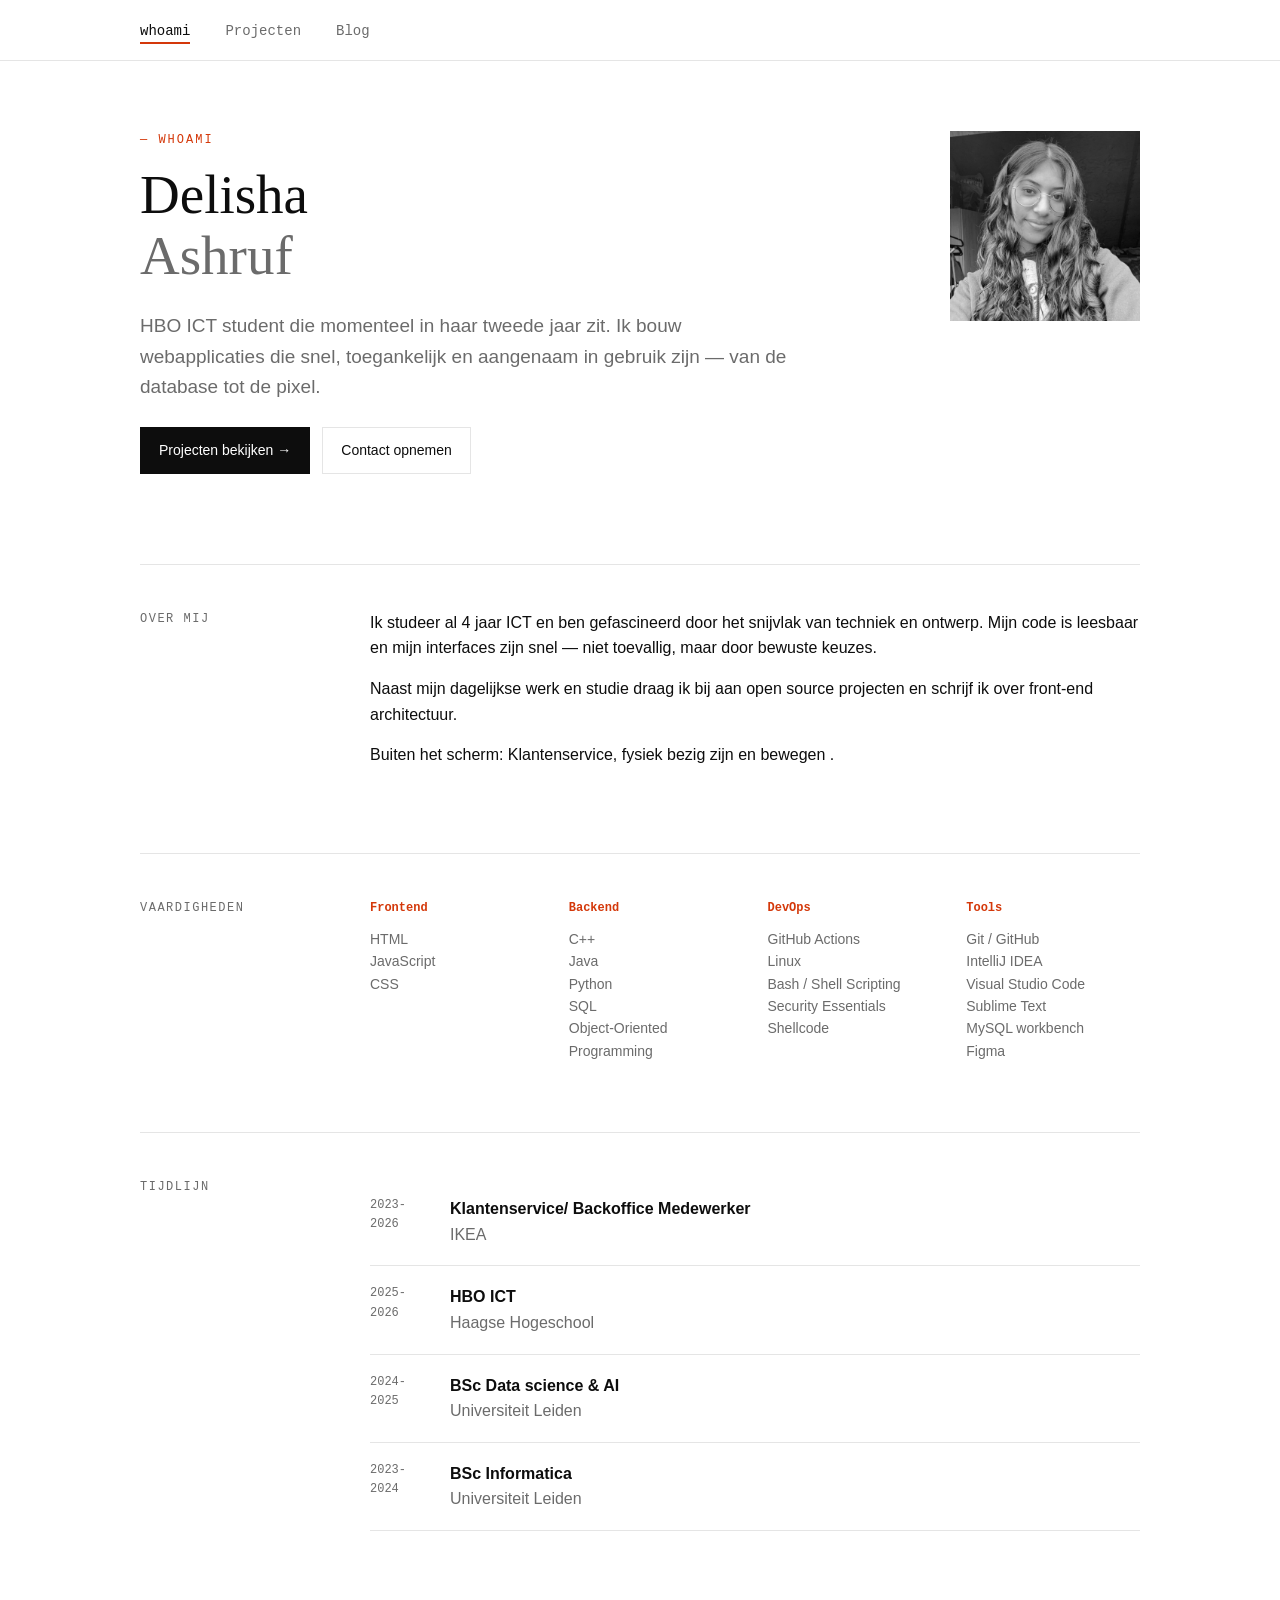
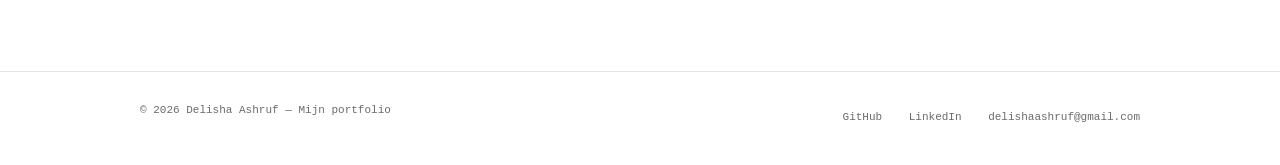
<file: index.html>
<!DOCTYPE html>
<html lang="nl">

<head>
    <meta charset="UTF-8">

    <!--
        Deze viewport-instelling zorgt ervoor dat de website
        zich aanpast aan de breedte van het scherm.
        
        Zonder deze regel kan een website op een telefoon
        veel te klein worden weergegeven.
    -->
    <meta name="viewport" content="width=device-width, initial-scale=1.0">

    <!-- De tekst die bijvoorbeeld in het browsertabblad verschijnt. -->
    <title>Whoami - Delisha Ashruf</title>

    <!--
        Hier wordt mijn externe CSS-bestand gekoppeld.
        
        Daardoor staat de opmaak niet rechtstreeks in de HTML,
        maar apart in style.css.
    -->
    <link rel="stylesheet" href="style.css">
</head>

<body>

<header>

    <!--
        .container zorgt ervoor dat de navigatie
        dezelfde maximale breedte gebruikt als de rest
        van mijn website.
    -->
    <div class="container">

        <nav>

            <!--
                De navigatie is een ongeordende lijst.
                CSS zorgt ervoor dat deze links naast elkaar
                worden weergegeven.
            -->
            <ul>

                <!--
                    class="active" markeert de huidige pagina.
                    In style.css krijgt deze link daardoor
                    een accentkleurige lijn onder zich.
                -->
                <li>
                    <a href="index.html" class="active">whoami</a>
                </li>

                <!-- Link naar de projectenpagina. -->
                <li>
                    <a href="projecten.html">Projecten</a>
                </li>

                <!-- Link naar de blogpagina. -->
                <li>
                    <a href="blog.html">Blog</a>
                </li>

            </ul>
        </nav>
    </div>
</header>


<!--
    main bevat de belangrijkste inhoud van deze pagina.
    
    De classes container en page zorgen samen voor
    de maximale breedte en de ruimte rondom de inhoud.
-->
<main class="container page">


    <!--
        HERO-SECTIE
        
        Dit is het eerste grote gedeelte dat de bezoeker ziet.
        Hier staat mijn naam, korte introductie en foto.
    -->
    <section class="hero">

        <div class="hero-text">

            <!-- Klein label boven de hoofdtekst. -->
            <div class="label">— whoami</div>

            <!--
                h1 is de belangrijkste titel van de pagina.
                <br> zorgt ervoor dat mijn voor- en achternaam
                op twee regels komen.
                
                De span wordt gebruikt om alleen "Ashruf"
                een grijze kleur te geven.
            -->
            <h1>
                Delisha<br>
                <span style="color:#6b6b6b;">Ashruf</span>
            </h1>

            <!--
                Korte introductie over mijzelf.
                De class intro zorgt voor de juiste
                tekstgrootte en maximale breedte.
            -->
            <p class="intro">
                HBO ICT student die momenteel in haar tweede jaar zit. Ik bouw webapplicaties
                die snel, toegankelijk en aangenaam in gebruik zijn — van de database
                tot de pixel.
            </p>


            <!--
                Deze div bevat de twee knoppen.
                CSS gebruikt flexbox om ze naast elkaar te zetten.
            -->
            <div class="buttons">

                <!--
                    Deze link brengt de bezoeker naar mijn projecten.
                    De class primary maakt dit de belangrijkste knop.
                -->
                <a class="button primary" href="projecten.html">
                    Projecten bekijken →
                </a>

                <!--
                    mailto: opent het standaard e-mailprogramma
                    van de gebruiker.
                -->
                <a class="button" href="mailto:delishaashruf@gmail.com">
                    Contact opnemen
                </a>

            </div>
        </div>


        <!--
            Afbeelding van mijzelf.
            
            alt is belangrijk voor toegankelijkheid.
            Een schermlezer kan deze tekst gebruiken wanneer
            iemand de afbeelding niet kan zien.
        -->
        <img
            class="photo"
            src="delisha.jpg"
            alt="Portretfoto van Delisha Ashruf"
        >

    </section>


    <!-- ==================== -->
    <!-- OVER MIJ -->
    <!-- ==================== -->

    <!--
        Deze sectie bevat persoonlijke informatie.
        
        .section geeft de algemene opmaak van een sectie.
        .section-grid verdeelt de titel en tekst over twee kolommen.
    -->
    <section class="section">

        <div class="section-grid">

            <!-- Titel van de sectie. -->
            <h2 class="section-title">Over mij</h2>

            <!-- Tekstgedeelte van de sectie. -->
            <div>

                <p>
                    Ik studeer al 4 jaar ICT en ben gefascineerd door het
                    snijvlak van techniek en ontwerp. Mijn code is leesbaar en mijn
                    interfaces zijn snel — niet toevallig, maar door bewuste keuzes.
                </p>

                <p>
                    Naast mijn dagelijkse werk en studie draag ik bij aan open source projecten en
                    schrijf ik over front-end architectuur.
                </p>

                <p>
                    Buiten het scherm: Klantenservice, fysiek bezig zijn en bewegen .
                </p>

            </div>
        </div>
    </section>


    <!-- ==================== -->
    <!-- VAARDIGHEDEN -->
    <!-- ==================== -->

    <!--
        Hier laat ik mijn vaardigheden zien.
        
        De verschillende onderdelen zijn verdeeld in
        Frontend, Backend, DevOps en Tools.
    -->
    <section class="section">

        <div class="section-grid">

            <h2 class="section-title">Vaardigheden</h2>

            <!--
                .skills is een CSS Grid.
                Op een groot scherm worden de vier categorieën
                naast elkaar geplaatst.
            -->
            <div class="skills">


                <!-- Frontend -->
                <div>

                    <h3>Frontend</h3>

                    <!--
                        ul wordt gebruikt omdat dit een lijst
                        met vaardigheden is.
                    -->
                    <ul>
                        <li>HTML</li>
                        <li>JavaScript</li>
                        <li>CSS</li>
                    </ul>

                </div>


                <!-- Backend -->
                <div>

                    <h3>Backend</h3>

                    <ul>
                        <li>C++</li>
                        <li>Java</li>
                        <li>Python</li>
                        <li>SQL</li>
                        <li>Object-Oriented Programming</li>
                    </ul>

                </div>


                <!-- DevOps -->
                <div>

                    <h3>DevOps</h3>

                    <ul>
                        <li>GitHub Actions</li>
                        <li>Linux</li>
                        <li>Bash / Shell Scripting</li>
                        <li>Security Essentials</li>
                        <li>Shellcode</li>
                    </ul>

                </div>


                <!-- Tools -->
                <div>

                    <h3>Tools</h3>

                    <ul>
                        <li>Git / GitHub</li>
                        <li>IntelliJ IDEA</li>
                        <li>Visual Studio Code</li>
                        <li>Sublime Text</li>
                        <li>MySQL workbench</li>
                        <li>Figma</li>
                    </ul>

                </div>

            </div>
        </div>
    </section>


    <!-- ==================== -->
    <!-- TIJDLIJN -->
    <!-- ==================== -->

    <!--
        De tijdlijn geeft mijn opleiding en werkervaring
        chronologisch weer.
    -->
    <section class="section">

        <div class="section-grid">

            <h2 class="section-title">Tijdlijn</h2>

            <!--
                ol betekent ordered list.
                Ik gebruik dit omdat de items een bepaalde
                chronologische volgorde hebben.
            -->
            <ol class="timeline">

                <!--
                    Het jaartal staat in een aparte span.
                    CSS gebruikt vervolgens Grid om het jaartal
                    en de beschrijving naast elkaar te zetten.
                -->
                <li>
                    <span class="year">2023-2026</span>
                    <div>
                        <strong>Klantenservice/ Backoffice Medewerker</strong>
                        <br>
                        <span style="color:#6b6b6b;">IKEA</span>
                    </div>
                </li>

                <li>
                    <span class="year">2025-2026</span>
                    <div>
                        <strong>HBO ICT</strong>
                        <br>
                        <span style="color:#6b6b6b;">Haagse Hogeschool</span>
                    </div>
                </li>

                <li>
                    <span class="year">2024-2025</span>
                    <div>
                        <strong>BSc Data science & AI</strong>
                        <br>
                        <span style="color:#6b6b6b;">Universiteit Leiden</span>
                    </div>
                </li>

                <li>
                    <span class="year">2023-2024</span>
                    <div>
                        <strong>BSc Informatica</strong>
                        <br>
                        <span style="color:#6b6b6b;">Universiteit Leiden</span>
                    </div>
                </li>

            </ol>
        </div>
    </section>

</main>


<!-- ==================== -->
<!-- FOOTER -->
<!-- ==================== -->

<footer>

    <!--
        De footer bevat informatie onderaan de website.
        .container houdt de breedte gelijk aan de rest van de pagina.
    -->
    <div class="container footer-content">

        <!-- Copyrighttekst. -->
        <p>
            © 2026 Delisha Ashruf — Mijn portfolio
        </p>


        <div class="links">

            <!--
                target="_blank" opent de link in een nieuw tabblad.
            -->
            <a
                href="https://github.com/delisha11"
                target="_blank"
            >
                GitHub
            </a>

            <a
                href="https://linkedin.com"
                target="_blank"
            >
                LinkedIn
            </a>

            <!--
                mailto: opent het standaard e-mailprogramma.
            -->
            <a href="mailto:delishaashruf@gmail.com">
                delishaashruf@gmail.com
            </a>

        </div>
    </div>
</footer>


</body>
</html>
</file>
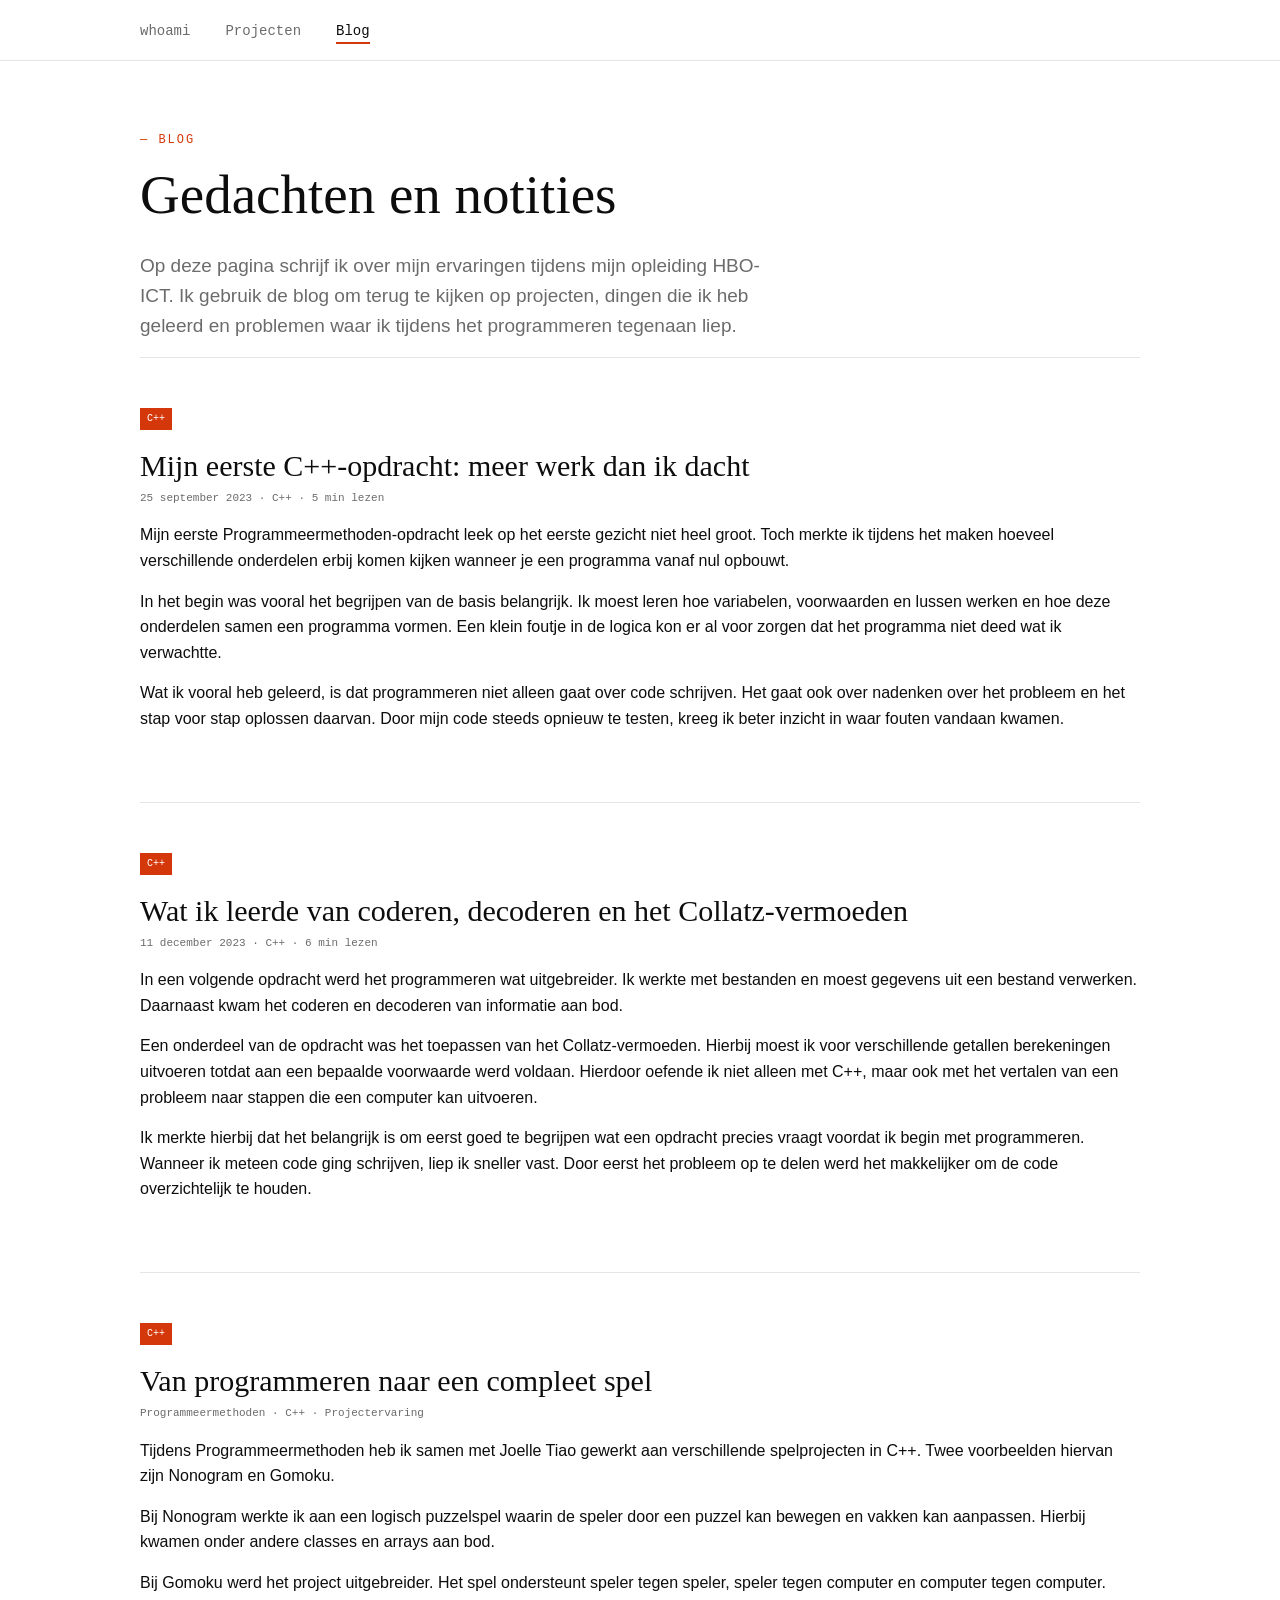
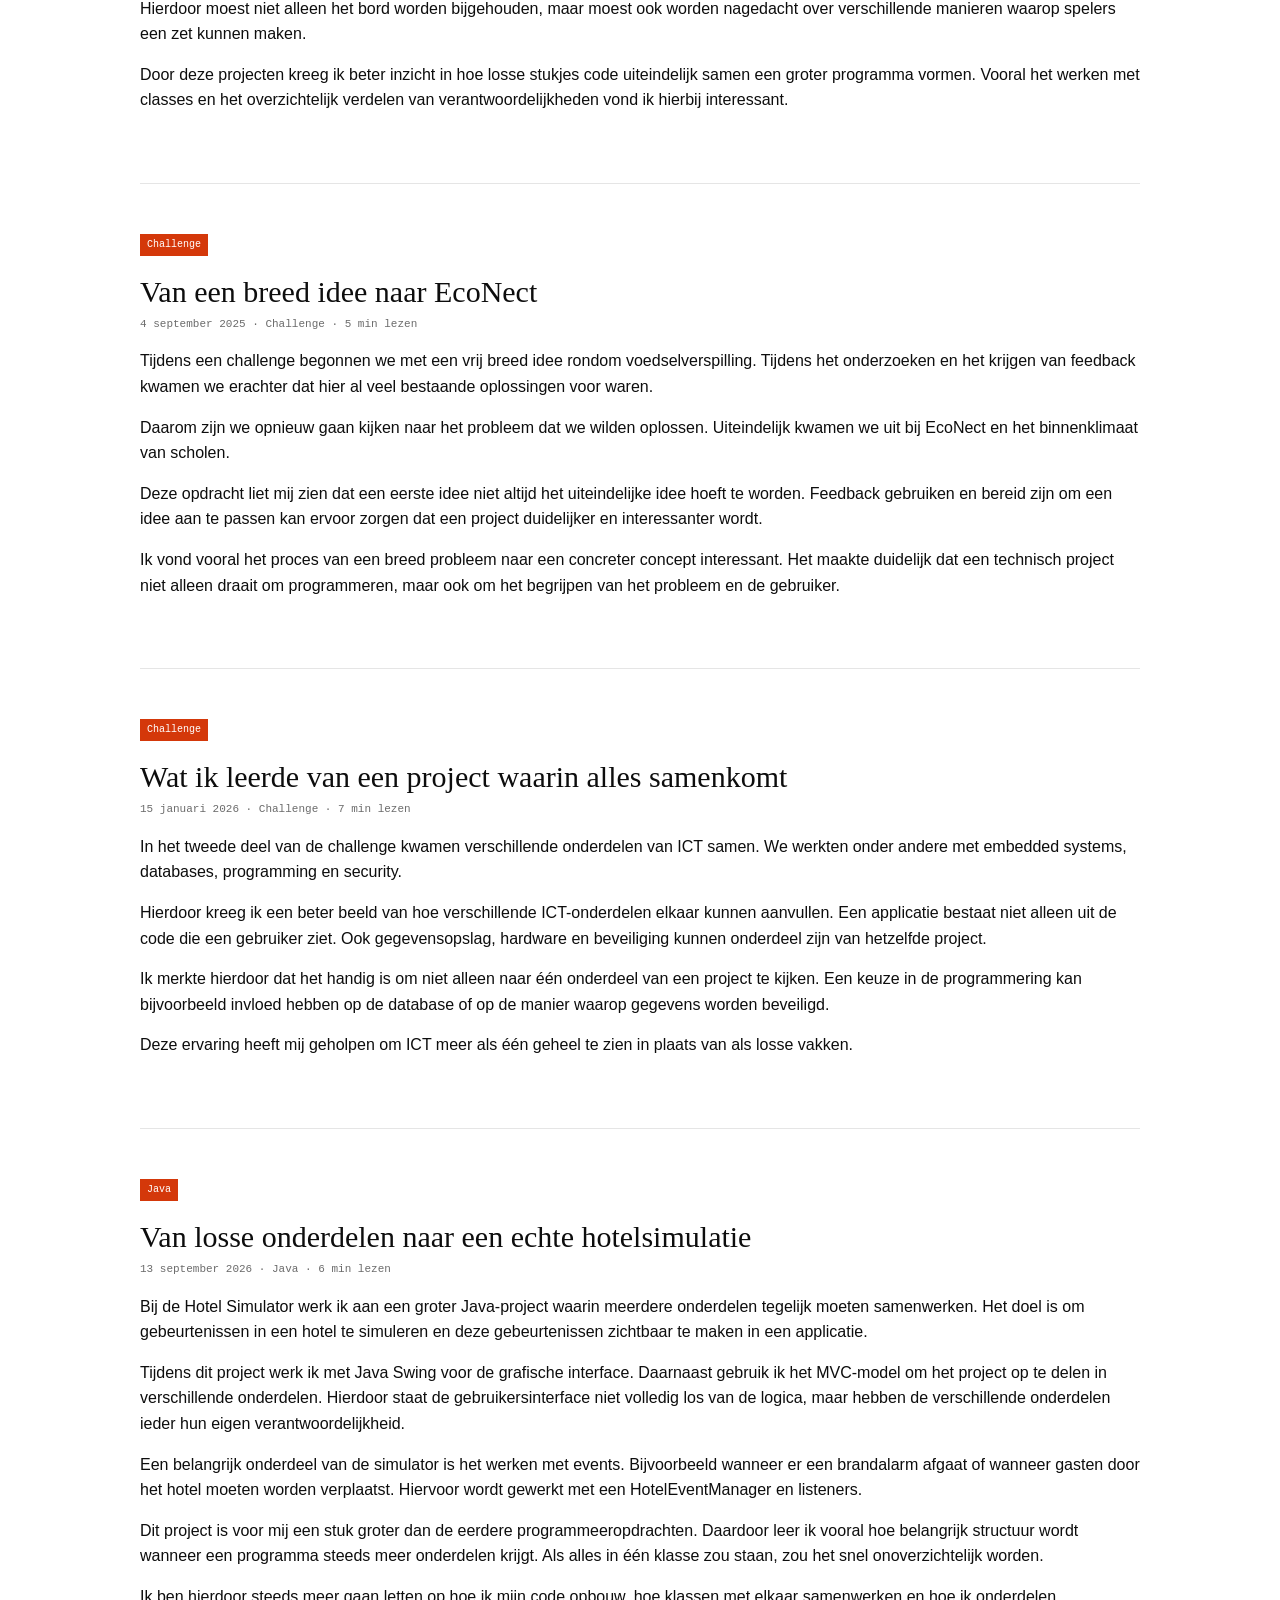
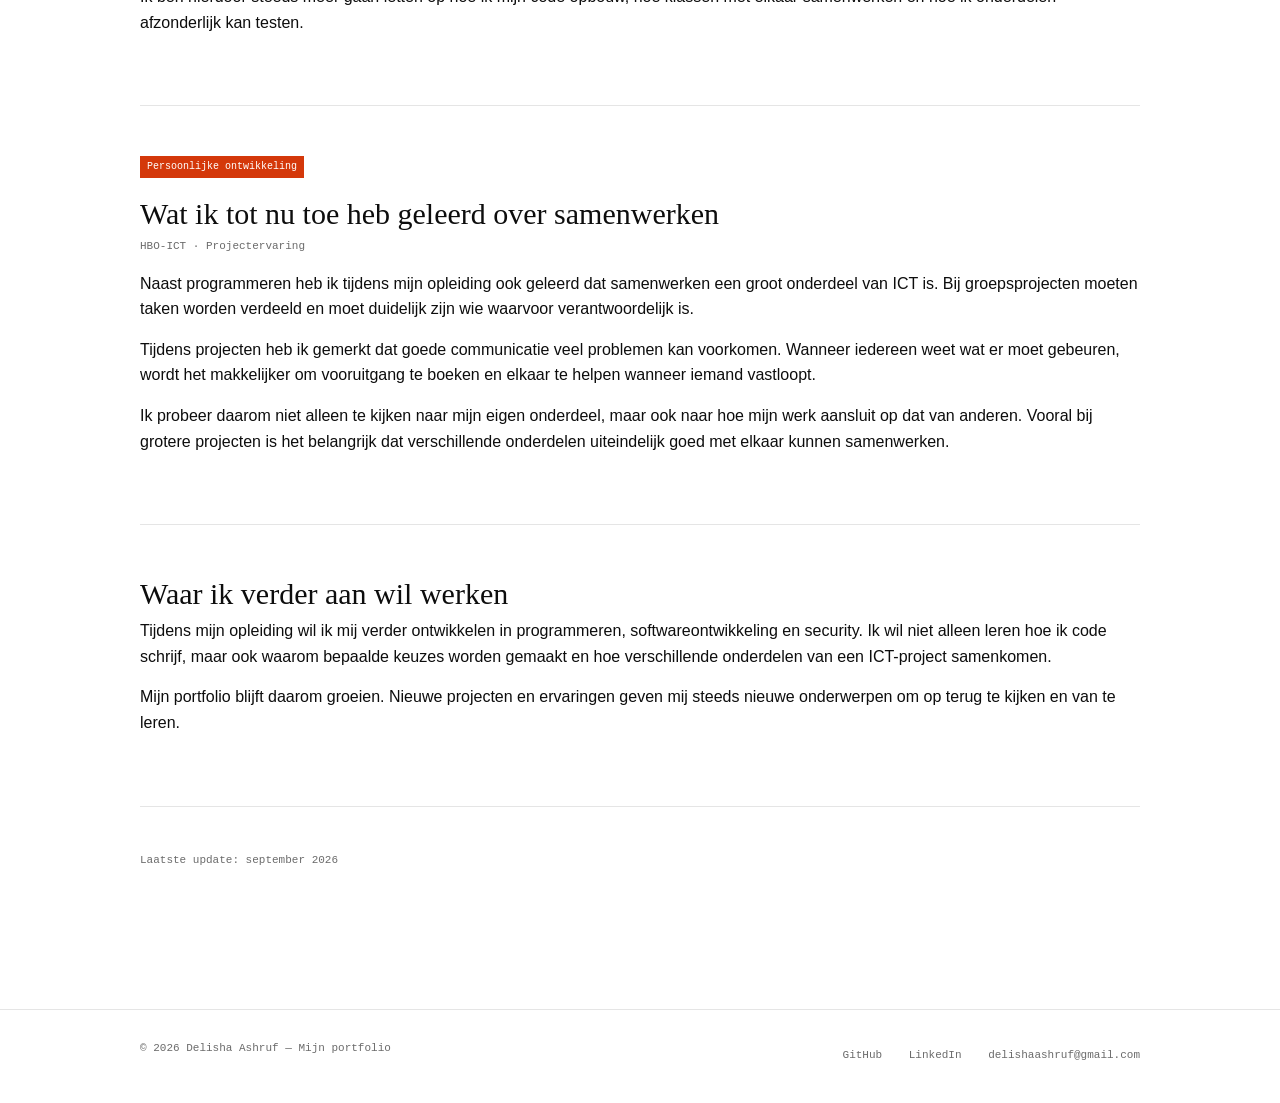
<file: blog.html>
<!DOCTYPE html>
<html lang="nl">
<head>
    <meta charset="UTF-8">
    <meta name="viewport" content="width=device-width, initial-scale=1.0">
    <title>Blog - Delisha Ashruf</title>
    <link rel="stylesheet" href="style.css">
</head>

<body>

<header>
    <div class="container">
        <nav>
            <ul>
                <li><a href="index.html">whoami</a></li>
                <li><a href="projecten.html">Projecten</a></li>
                <li><a href="blog.html" class="active">Blog</a></li>
            </ul>
        </nav>
    </div>
</header>

<main class="container page">

    <div class="label">— Blog</div>

    <h1>Gedachten en notities</h1>

    <p class="intro">
        Op deze pagina schrijf ik over mijn ervaringen tijdens mijn opleiding
        HBO-ICT. Ik gebruik de blog om terug te kijken op projecten, dingen
        die ik heb geleerd en problemen waar ik tijdens het programmeren
        tegenaan liep.
    </p>


    <!-- C++ -->
    <section class="section">

        <span class="category">C++</span>

        <h2>Mijn eerste C++-opdracht: meer werk dan ik dacht</h2>

        <p class="date">
            25 september 2023 · C++ · 5 min lezen
        </p>

        <p>
            Mijn eerste Programmeermethoden-opdracht leek op het eerste gezicht
            niet heel groot. Toch merkte ik tijdens het maken hoeveel verschillende
            onderdelen erbij komen kijken wanneer je een programma vanaf nul opbouwt.
        </p>

        <p>
            In het begin was vooral het begrijpen van de basis belangrijk.
            Ik moest leren hoe variabelen, voorwaarden en lussen werken en hoe
            deze onderdelen samen een programma vormen. Een klein foutje in de
            logica kon er al voor zorgen dat het programma niet deed wat ik verwachtte.
        </p>

        <p>
            Wat ik vooral heb geleerd, is dat programmeren niet alleen gaat over
            code schrijven. Het gaat ook over nadenken over het probleem en het
            stap voor stap oplossen daarvan. Door mijn code steeds opnieuw te
            testen, kreeg ik beter inzicht in waar fouten vandaan kwamen.
        </p>

    </section>


    <!-- Coderen en Collatz -->
    <section class="section">

        <span class="category">C++</span>

        <h2>Wat ik leerde van coderen, decoderen en het Collatz-vermoeden</h2>

        <p class="date">
            11 december 2023 · C++ · 6 min lezen
        </p>

        <p>
            In een volgende opdracht werd het programmeren wat uitgebreider.
            Ik werkte met bestanden en moest gegevens uit een bestand verwerken.
            Daarnaast kwam het coderen en decoderen van informatie aan bod.
        </p>

        <p>
            Een onderdeel van de opdracht was het toepassen van het
            Collatz-vermoeden. Hierbij moest ik voor verschillende getallen
            berekeningen uitvoeren totdat aan een bepaalde voorwaarde werd voldaan.
            Hierdoor oefende ik niet alleen met C++, maar ook met het vertalen
            van een probleem naar stappen die een computer kan uitvoeren.
        </p>

        <p>
            Ik merkte hierbij dat het belangrijk is om eerst goed te begrijpen
            wat een opdracht precies vraagt voordat ik begin met programmeren.
            Wanneer ik meteen code ging schrijven, liep ik sneller vast.
            Door eerst het probleem op te delen werd het makkelijker om de code
            overzichtelijk te houden.
        </p>

    </section>


    <!-- Nonogram en Gomoku -->
    <section class="section">

        <span class="category">C++</span>

        <h2>Van programmeren naar een compleet spel</h2>

        <p class="date">
            Programmeermethoden · C++ · Projectervaring
        </p>

        <p>
            Tijdens Programmeermethoden heb ik samen met Joelle Tiao gewerkt
            aan verschillende spelprojecten in C++. Twee voorbeelden hiervan
            zijn Nonogram en Gomoku.
        </p>

        <p>
            Bij Nonogram werkte ik aan een logisch puzzelspel waarin de speler
            door een puzzel kan bewegen en vakken kan aanpassen. Hierbij kwamen
            onder andere classes en arrays aan bod.
        </p>

        <p>
            Bij Gomoku werd het project uitgebreider. Het spel ondersteunt
            speler tegen speler, speler tegen computer en computer tegen computer.
            Hierdoor moest niet alleen het bord worden bijgehouden, maar moest
            ook worden nagedacht over verschillende manieren waarop spelers
            een zet kunnen maken.
        </p>

        <p>
            Door deze projecten kreeg ik beter inzicht in hoe losse stukjes code
            uiteindelijk samen een groter programma vormen. Vooral het werken
            met classes en het overzichtelijk verdelen van verantwoordelijkheden
            vond ik hierbij interessant.
        </p>

    </section>


    <!-- EcoNect -->
    <section class="section">

        <span class="category">Challenge</span>

        <h2>Van een breed idee naar EcoNect</h2>

        <p class="date">
            4 september 2025 · Challenge · 5 min lezen
        </p>

        <p>
            Tijdens een challenge begonnen we met een vrij breed idee rondom
            voedselverspilling. Tijdens het onderzoeken en het krijgen van feedback
            kwamen we erachter dat hier al veel bestaande oplossingen voor waren.
        </p>

        <p>
            Daarom zijn we opnieuw gaan kijken naar het probleem dat we wilden
            oplossen. Uiteindelijk kwamen we uit bij EcoNect en het binnenklimaat
            van scholen.
        </p>

        <p>
            Deze opdracht liet mij zien dat een eerste idee niet altijd het
            uiteindelijke idee hoeft te worden. Feedback gebruiken en bereid zijn
            om een idee aan te passen kan ervoor zorgen dat een project duidelijker
            en interessanter wordt.
        </p>

        <p>
            Ik vond vooral het proces van een breed probleem naar een concreter
            concept interessant. Het maakte duidelijk dat een technisch project
            niet alleen draait om programmeren, maar ook om het begrijpen van het
            probleem en de gebruiker.
        </p>

    </section>


    <!-- EcoNect techniek -->
    <section class="section">

        <span class="category">Challenge</span>

        <h2>Wat ik leerde van een project waarin alles samenkomt</h2>

        <p class="date">
            15 januari 2026 · Challenge · 7 min lezen
        </p>

        <p>
            In het tweede deel van de challenge kwamen verschillende onderdelen
            van ICT samen. We werkten onder andere met embedded systems, databases,
            programming en security.
        </p>

        <p>
            Hierdoor kreeg ik een beter beeld van hoe verschillende ICT-onderdelen
            elkaar kunnen aanvullen. Een applicatie bestaat niet alleen uit de
            code die een gebruiker ziet. Ook gegevensopslag, hardware en beveiliging
            kunnen onderdeel zijn van hetzelfde project.
        </p>

        <p>
            Ik merkte hierdoor dat het handig is om niet alleen naar één onderdeel
            van een project te kijken. Een keuze in de programmering kan bijvoorbeeld
            invloed hebben op de database of op de manier waarop gegevens worden
            beveiligd.
        </p>

        <p>
            Deze ervaring heeft mij geholpen om ICT meer als één geheel te zien
            in plaats van als losse vakken.
        </p>

    </section>


    <!-- Java / Hotel Simulator -->
    <section class="section">

        <span class="category">Java</span>

        <h2>Van losse onderdelen naar een echte hotelsimulatie</h2>

        <p class="date">
            13 september 2026 · Java · 6 min lezen
        </p>

        <p>
            Bij de Hotel Simulator werk ik aan een groter Java-project waarin
            meerdere onderdelen tegelijk moeten samenwerken. Het doel is om
            gebeurtenissen in een hotel te simuleren en deze gebeurtenissen
            zichtbaar te maken in een applicatie.
        </p>

        <p>
            Tijdens dit project werk ik met Java Swing voor de grafische interface.
            Daarnaast gebruik ik het MVC-model om het project op te delen in
            verschillende onderdelen. Hierdoor staat de gebruikersinterface niet
            volledig los van de logica, maar hebben de verschillende onderdelen
            ieder hun eigen verantwoordelijkheid.
        </p>

        <p>
            Een belangrijk onderdeel van de simulator is het werken met events.
            Bijvoorbeeld wanneer er een brandalarm afgaat of wanneer gasten
            door het hotel moeten worden verplaatst. Hiervoor wordt gewerkt met
            een HotelEventManager en listeners.
        </p>

        <p>
            Dit project is voor mij een stuk groter dan de eerdere programmeeropdrachten.
            Daardoor leer ik vooral hoe belangrijk structuur wordt wanneer een
            programma steeds meer onderdelen krijgt. Als alles in één klasse zou
            staan, zou het snel onoverzichtelijk worden.
        </p>

        <p>
            Ik ben hierdoor steeds meer gaan letten op hoe ik mijn code opbouw,
            hoe klassen met elkaar samenwerken en hoe ik onderdelen afzonderlijk
            kan testen.
        </p>

    </section>


    <!-- Samenwerken -->
    <section class="section">

        <span class="category">Persoonlijke ontwikkeling</span>

        <h2>Wat ik tot nu toe heb geleerd over samenwerken</h2>

        <p class="date">
            HBO-ICT · Projectervaring
        </p>

        <p>
            Naast programmeren heb ik tijdens mijn opleiding ook geleerd dat
            samenwerken een groot onderdeel van ICT is. Bij groepsprojecten
            moeten taken worden verdeeld en moet duidelijk zijn wie waarvoor
            verantwoordelijk is.
        </p>

        <p>
            Tijdens projecten heb ik gemerkt dat goede communicatie veel problemen
            kan voorkomen. Wanneer iedereen weet wat er moet gebeuren, wordt het
            makkelijker om vooruitgang te boeken en elkaar te helpen wanneer
            iemand vastloopt.
        </p>

        <p>
            Ik probeer daarom niet alleen te kijken naar mijn eigen onderdeel,
            maar ook naar hoe mijn werk aansluit op dat van anderen. Vooral bij
            grotere projecten is het belangrijk dat verschillende onderdelen
            uiteindelijk goed met elkaar kunnen samenwerken.
        </p>

    </section>


    <!-- Afsluiting -->
    <section class="section">

        <h2>Waar ik verder aan wil werken</h2>

        <p>
            Tijdens mijn opleiding wil ik mij verder ontwikkelen in programmeren,
            softwareontwikkeling en security. Ik wil niet alleen leren hoe ik
            code schrijf, maar ook waarom bepaalde keuzes worden gemaakt en hoe
            verschillende onderdelen van een ICT-project samenkomen.
        </p>

        <p>
            Mijn portfolio blijft daarom groeien. Nieuwe projecten en ervaringen
            geven mij steeds nieuwe onderwerpen om op terug te kijken en van te leren.
        </p>

    </section>


    <div class="section">
        <p class="date">
            Laatste update: september 2026
        </p>
    </div>

</main>


<footer>

    <div class="container footer-content">

        <p>
            © 2026 Delisha Ashruf — Mijn portfolio
        </p>

        <div class="links">

            <a href="https://github.com/delisha11" target="_blank">
                GitHub
            </a>

            <a href="https://linkedin.com" target="_blank">
                LinkedIn
            </a>

            <a href="mailto:delishaashruf@gmail.com">
                delishaashruf@gmail.com
            </a>

        </div>

    </div>

</footer>

</body>
</html>
</file>
<file: style.css>
/* ==================== */
/* BASIS */
/* ==================== */

/* 
   De * selector geldt voor alle HTML-elementen.
   box-sizing: border-box zorgt ervoor dat padding en border
   worden meegerekend in de totale breedte en hoogte.
   margin en padding worden eerst op 0 gezet zodat de browser
   niet automatisch eigen marges toevoegt.
*/
* {
    box-sizing: border-box;
    margin: 0;
    padding: 0;
}

/*
   :root bevat CSS-variabelen die ik overal in mijn stylesheet
   opnieuw kan gebruiken.
   
   Hierdoor hoef ik bijvoorbeeld niet steeds #d4380a te typen.
   Als ik de accentkleur later wil veranderen, hoef ik dat
   maar op één plek te doen.
*/
:root {
    --background: #ffffff;
    --text: #0d0d0d;
    --gray: #6b6b6b;
    --border: #e5e5e5;
    --accent: #d4380a;
    --light: #f7f7f7;
}

/*
   De body is de algemene basis van de hele pagina.
   Hier bepaal ik bijvoorbeeld het standaard lettertype,
   de achtergrondkleur, tekstkleur en regelafstand.
*/
body {
    font-family: Arial, sans-serif;
    background: var(--background);
    color: var(--text);
    line-height: 1.6;
}

/*
   .container gebruik ik om de inhoud niet over de volledige
   breedte van een groot scherm te laten lopen.
   
   width: 90% betekent dat er aan beide kanten ruimte blijft.
   max-width zorgt ervoor dat de inhoud maximaal 1000px breed wordt.
   margin: 0 auto centreert de container horizontaal.
*/
.container {
    width: 90%;
    max-width: 1000px;
    margin: 0 auto;
}


/* ==================== */
/* NAVIGATIE */
/* ==================== */

/*
   De header bevat de navigatie.
   
   border-bottom geeft een dunne lijn onder de navigatie.
   position: sticky zorgt ervoor dat de navigatie bovenaan blijft
   staan wanneer ik naar beneden scroll.
   top: 0 betekent dat hij tegen de bovenkant blijft.
   z-index zorgt ervoor dat de header boven andere elementen blijft.
*/
header {
    border-bottom: 1px solid var(--border);
    background: white;
    position: sticky;
    top: 0;
    z-index: 10;
}

/*
   display: flex maakt van de navigatie een flex-container.
   align-items: center centreert de inhoud verticaal.
*/
nav {
    min-height: 60px;
    display: flex;
    align-items: center;
}

/*
   De standaard bolletjes van de lijst worden verwijderd.
   display: flex zet de navigatie-items naast elkaar.
   gap bepaalt de ruimte tussen de links.
*/
nav ul {
    list-style: none;
    display: flex;
    gap: 35px;
}

/*
   Hier geef ik de navigatielinks hun uiterlijk.
   text-decoration: none haalt de standaard onderstreping
   van links weg.
*/
nav a {
    text-decoration: none;
    color: var(--gray);
    font-family: "Courier New", monospace;
    font-size: 14px;
}

/*
   :visited bepaalt hoe een link eruitziet nadat deze al
   eerder is bezocht.
   Ik houd dezelfde kleur zodat de navigatie niet ineens
   van kleur verandert.
*/
nav a:visited {
    color: var(--gray);
}

/*
   :hover wordt toegepast wanneer ik met mijn muis over een link ga.
   .active wordt gebruikt voor de huidige pagina.
   
   Beide krijgen de normale donkere tekstkleur.
*/
nav a:hover,
nav a.active {
    color: var(--text);
}

/*
   De actieve pagina krijgt daarnaast een accentkleurige lijn
   onder de link.
*/
nav a.active {
    border-bottom: 2px solid var(--accent);
    padding-bottom: 3px;
}


/* ==================== */
/* ALGEMENE TEKST */
/* ==================== */

/*
   main is het belangrijkste inhoudsgebied van de pagina.
   min-height zorgt ervoor dat de hoofdinhoud minimaal bijna
   de volledige hoogte van het scherm inneemt.
*/
main {
    min-height: calc(100vh - 140px);
}

/*
   .page geeft boven en onder de pagina extra ruimte.
*/
.page {
    padding: 70px 0;
}

/*
   .label wordt gebruikt voor kleine categorie-labels,
   bijvoorbeeld "whoami" bovenaan de homepage.
   
   text-transform maakt de tekst hoofdletters.
   letter-spacing geeft extra ruimte tussen de letters.
*/
.label {
    color: var(--accent);
    font-family: "Courier New", monospace;
    font-size: 12px;
    text-transform: uppercase;
    letter-spacing: 2px;
    margin-bottom: 15px;
}

/*
   h1 en h2 krijgen een ander lettertype dan de normale tekst.
   font-weight: normal voorkomt dat de browser ze standaard vet maakt.
*/
h1,
h2 {
    font-family: Georgia, serif;
    font-weight: normal;
}

/*
   h1 is de grootste titel op de pagina.
   line-height bepaalt de verticale ruimte tussen regels.
*/
h1 {
    font-size: 55px;
    line-height: 1.1;
    margin-bottom: 25px;
}

/* De tweede niveau koppen zijn iets kleiner. */
h2 {
    font-size: 30px;
}

/*
   Alle paragrafen krijgen onderaan wat ruimte.
*/
p {
    margin-bottom: 15px;
}

/*
   .intro wordt gebruikt voor introductieteksten.
   max-width voorkomt dat een lange tekstregel te breed wordt.
*/
.intro {
    color: var(--gray);
    font-size: 19px;
    max-width: 650px;
}


/* ==================== */
/* KNOPPEN */
/* ==================== */

/*
   .buttons is een flex-container.
   Hierdoor komen de knoppen naast elkaar te staan.
   flex-wrap zorgt ervoor dat ze op een kleiner scherm
   eventueel naar de volgende regel kunnen gaan.
*/
.buttons {
    display: flex;
    gap: 12px;
    margin-top: 25px;
    flex-wrap: wrap;
}

/*
   De algemene opmaak van een knop/link.
   Een <a> wordt hier visueel als knop weergegeven.
*/
.button {
    display: inline-block;
    padding: 11px 18px;
    border: 1px solid var(--border);
    color: var(--text);
    text-decoration: none;
    font-size: 14px;
}

/*
   Ook bezochte knoppen houden dezelfde tekstkleur.
*/
.button:visited {
    color: var(--text);
}

/*
   .primary is de belangrijkste knop.
   Deze krijgt een donkere achtergrond en witte tekst.
*/
.button.primary {
    background: var(--text);
    color: white;
    border-color: var(--text);
}

.button.primary:visited {
    color: white;
}

/*
   Bij hover wordt de rand donkerder.
*/
.button:hover {
    border-color: var(--text);
}

/*
   De belangrijkste knop verandert bij hover naar de accentkleur.
*/
.button.primary:hover {
    background: var(--accent);
    border-color: var(--accent);
}


/* ==================== */
/* WHOAMI / HERO */
/* ==================== */

/*
   .hero is het bovenste gedeelte van de homepage.
   
   display: flex zet de tekst en foto naast elkaar.
   justify-content: space-between duwt ze naar de zijkanten.
   gap geeft ruimte tussen de tekst en foto.
*/
.hero {
    display: flex;
    justify-content: space-between;
    gap: 50px;
    align-items: flex-start;
    margin-bottom: 90px;
}

/*
   flex: 1 zorgt ervoor dat de tekst beschikbare ruimte kan innemen.
*/
.hero-text {
    flex: 1;
}

/*
   De profielfoto krijgt een vaste grootte.
   object-fit: cover zorgt ervoor dat de afbeelding
   het hele vlak vult zonder vervormd te worden.
   grayscale maakt de foto zwart-wit.
*/
.photo {
    width: 190px;
    height: 190px;
    object-fit: cover;
    filter: grayscale(100%);
}


/* ==================== */
/* SECTIES */
/* ==================== */

/*
   Elke .section krijgt bovenaan een scheidingslijn.
   padding-top zorgt ervoor dat de inhoud niet direct tegen
   de lijn staat.
   margin-bottom geeft ruimte tot de volgende sectie.
*/
.section {
    border-top: 1px solid var(--border);
    padding-top: 45px;
    margin-bottom: 70px;
}

/*
   section-grid gebruikt CSS Grid.
   
   De eerste kolom is 180px breed voor de titel.
   De tweede kolom neemt de resterende ruimte in met 1fr.
*/
.section-grid {
    display: grid;
    grid-template-columns: 180px 1fr;
    gap: 50px;
}

/*
   Dit zijn de kleine sectietitels zoals "Over mij"
   en "Vaardigheden".
*/
.section-title {
    font-family: "Courier New", monospace;
    text-transform: uppercase;
    letter-spacing: 1.5px;
    font-size: 12px;
    color: var(--gray);
}


/* ==================== */
/* VAARDIGHEDEN */
/* ==================== */

/*
   De vaardigheden worden in vier gelijke kolommen geplaatst.
   repeat(4, 1fr) betekent: vier kolommen die dezelfde
   beschikbare ruimte krijgen.
*/
.skills {
    display: grid;
    grid-template-columns: repeat(4, 1fr);
    gap: 25px;
}

/*
   De categorieën binnen vaardigheden krijgen een kleine
   accentkleurige titel.
*/
.skills h3 {
    font-family: "Courier New", monospace;
    color: var(--accent);
    font-size: 12px;
    margin-bottom: 10px;
}

/*
   De lijst met vaardigheden krijgt geen standaard bolletjes.
*/
.skills ul {
    list-style: none;
    color: var(--gray);
    font-size: 14px;
}


/* ==================== */
/* TIJDLIJN */
/* ==================== */

/*
   Ook bij de tijdlijn verwijderen we de standaard
   nummering/opmaak van de lijst.
*/
.timeline {
    list-style: none;
}

/*
   Iedere tijdlijnregel gebruikt CSS Grid.
   
   De eerste kolom van 60px is voor het jaartal.
   De tweede kolom bevat de opleiding of werkervaring.
*/
.timeline li {
    display: grid;
    grid-template-columns: 60px 1fr;
    gap: 20px;
    border-bottom: 1px solid var(--border);
    padding: 18px 0;
}

/*
   De jaartallen krijgen een kleiner lettertype en grijze kleur.
*/
.year {
    font-family: "Courier New", monospace;
    color: var(--gray);
    font-size: 12px;
}


/* ==================== */
/* PROJECTEN */
/* ==================== */

/*
   De projecten worden in twee kolommen weergegeven.
   
   De achtergrondkleur van de grid wordt gebruikt als
   een dunne lijn tussen de kaarten.
*/
.project-grid {
    display: grid;
    grid-template-columns: 1fr 1fr;
    gap: 1px;
    background: var(--border);
}

/*
   Iedere projectkaart is een link.
   display: block zorgt ervoor dat de hele kaart
   als klikbaar blok kan functioneren.
*/
.project {
    display: block;
    background: white;
    padding: 25px;
    color: var(--text);
    text-decoration: none;
}

/*
   Een bezochte projectlink blijft dezelfde kleur houden.
*/
.project:visited {
    color: var(--text);
    text-decoration: none;
}

/*
   Bij hover krijgt de projectkaart een lichte achtergrond.
*/
.project:hover {
    background: var(--light);
    color: var(--text);
    text-decoration: none;
}

/*
   De projecttitel blijft donker wanneer de kaart
   wordt aangeraakt of bezocht.
*/
.project h2 {
    color: var(--text);
}

/*
   .project-image is de container rondom de afbeelding.
   position: relative is belangrijk omdat het pijltje
   absoluut ten opzichte van deze container wordt geplaatst.
   overflow: hidden zorgt ervoor dat de afbeelding niet
   buiten de container zichtbaar wordt.
*/
.project-image {
    position: relative;
    overflow: hidden;
}

/*
   De projectafbeelding vult de volledige breedte.
   object-fit: cover voorkomt vervorming.
   transition zorgt ervoor dat de hover-animatie soepel verloopt.
*/
.project img {
    display: block;
    width: 100%;
    height: 180px;
    object-fit: cover;
    margin-bottom: 20px;
    transition: transform 0.2s ease;
}

/*
   Bij hover wordt de afbeelding een klein beetje groter.
*/
.project:hover img {
    transform: scale(1.02);
}


/* Pijltje op afbeelding */

/*
   Het pijltje wordt bovenop de afbeelding geplaatst.
   position: absolute werkt ten opzichte van .project-image,
   omdat die position: relative heeft.
*/
.project-arrow {
    position: absolute;
    right: 12px;
    top: 12px;
    width: 35px;
    height: 35px;

    /*
       Flex wordt hier gebruikt om het pijltje
       precies horizontaal en verticaal te centreren.
    */
    display: flex;
    align-items: center;
    justify-content: center;

    background: white;
    color: var(--text);

    font-size: 18px;

    /*
       Het pijltje is standaard onzichtbaar.
    */
    opacity: 0;

    /*
       Het pijltje staat eerst een klein stukje naar links.
    */
    transform: translateX(-5px);

    /*
       Wanneer opacity en transform veranderen,
       gebeurt dit geleidelijk in plaats van direct.
    */
    transition:
        opacity 0.2s ease,
        transform 0.2s ease;
}

/*
   Zodra de projectkaart wordt gehov erd,
   wordt het pijltje zichtbaar en schuift het naar zijn normale positie.
*/
.project:hover .project-arrow {
    opacity: 1;
    transform: translateX(0);
}


/* Projecttekst */

/*
   De projecttitel krijgt wat ruimte onder zich.
*/
.project h2 {
    margin-bottom: 8px;
}

/*
   .tagline is de korte omschrijving onder de titel.
*/
.project .tagline {
    color: var(--gray);
    font-size: 14px;
    margin-bottom: 15px;
}

/*
   Dit selecteert paragrafen binnen .project-content
   die geen .tagline hebben.
   
   Hierdoor krijgt de gewone projectbeschrijving
   een grijze kleur.
*/
.project-content > p:not(.tagline) {
    color: var(--gray);
    font-size: 14px;
}


/* Status */

/*
   .status wordt gebruikt voor bijvoorbeeld
   "schoolopdracht" of "challenge".
*/
.status {
    display: inline-block;
    font-family: "Courier New", monospace;
    font-size: 10px;
    padding: 4px 7px;
    margin-bottom: 12px;
    background: var(--light);
    color: var(--gray);
}


/* Tags */

/*
   De tags worden naast elkaar geplaatst.
   flex-wrap zorgt ervoor dat ze op een nieuwe regel
   kunnen komen als er niet genoeg ruimte is.
*/
.tags {
    display: flex;
    flex-wrap: wrap;
    gap: 6px;
    margin-top: 15px;
}

/*
   Iedere afzonderlijke tag krijgt een lichte achtergrond
   en een klein lettertype.
*/
.tag {
    background: var(--light);
    color: var(--text);
    padding: 4px 7px;
    font-family: "Courier New", monospace;
    font-size: 10px;
}


/* Bekijk project */

/*
   Dit is de tekstlink onderaan iedere projectkaart.
*/
.project-link-text {
    display: inline-block;
    margin-top: 22px;
    color: var(--text);
    text-decoration: none;
    font-family: "Courier New", monospace;
    font-size: 12px;
}

/*
   Bij hover wordt de link onderstreept.
*/
.project:hover .project-link-text {
    text-decoration: underline;
}


/* ==================== */
/* BLOG */
/* ==================== */

/*
   .category wordt gebruikt voor categorieën zoals
   C++, Java of Challenge.
*/
.category {
    display: inline-block;
    background: var(--accent);
    color: white;
    padding: 3px 7px;
    font-family: "Courier New", monospace;
    font-size: 10px;
    margin-bottom: 12px;
}

/*
   De datum krijgt een kleiner monospace lettertype
   en een grijze kleur.
*/
.date {
    color: var(--gray);
    font-family: "Courier New", monospace;
    font-size: 11px;
}


/* ==================== */
/* FOOTER */
/* ==================== */

/*
   De footer heeft bovenaan een scheidingslijn.
*/
footer {
    border-top: 1px solid var(--border);
    padding: 30px 0;
}

/*
   De inhoud van de footer wordt naast elkaar geplaatst.
*/
.footer-content {
    display: flex;
    justify-content: space-between;
    gap: 20px;
}

/*
   De tekst en links in de footer krijgen dezelfde
   kleine monospace stijl.
*/
footer p,
footer a {
    font-family: "Courier New", monospace;
    font-size: 11px;
    color: var(--gray);
}

/*
   De links krijgen ruimte tussen elkaar.
*/
footer a {
    text-decoration: none;
    margin-left: 20px;
}

/*
   Bezochte links blijven grijs.
*/
footer a:visited {
    color: var(--gray);
}

/*
   Bij hover wordt de link accentkleurig.
*/
footer a:hover {
    color: var(--accent);
}


/* ==================== */
/* MOBIEL */
/* ==================== */

/*
   Media queries zorgen ervoor dat de website
   responsive is.
   
   Deze regels worden toegepast wanneer het scherm
   maximaal 700px breed is, bijvoorbeeld op een tablet
   of kleinere laptop/telefoon.
*/
@media (max-width: 700px) {

    /*
       Op een kleiner scherm is minder verticale ruimte nodig.
    */
    .page {
        padding: 45px 0;
    }

    /*
       De grote titel wordt kleiner zodat hij
       beter op een klein scherm past.
    */
    h1 {
        font-size: 42px;
    }

    /*
       De hero wordt onder elkaar geplaatst in plaats
       van naast elkaar.
    */
    .hero {
        display: block;
    }

    /*
       De foto wordt kleiner en krijgt bovenaan ruimte
       wanneer hij onder de tekst komt te staan.
    */
    .photo {
        margin-top: 30px;
        width: 150px;
        height: 150px;
    }

    /*
       De twee kolommen van de secties worden één kolom.
       Hierdoor staan de titel en inhoud onder elkaar.
    */
    .section-grid {
        grid-template-columns: 1fr;
        gap: 20px;
    }

    /*
       Op dit scherm worden vaardigheden en projecten
       in twee kolommen weergegeven.
    */
    .skills,
    .project-grid {
        grid-template-columns: 1fr 1fr;
    }

    /*
       De ruimte tussen de navigatielinks wordt kleiner.
    */
    nav ul {
        gap: 18px;
    }

    /*
       De footer wordt onder elkaar geplaatst.
    */
    .footer-content {
        display: block;
    }

    /*
       Er komt ruimte tussen de footer-tekst en links.
    */
    footer .links {
        margin-top: 15px;
    }

    /*
       Op mobiel wordt de horizontale marge van de links
       vervangen door een rechter marge.
    */
    footer a {
        margin-left: 0;
        margin-right: 15px;
    }
}


/*
   Nog een kleinere breakpoint voor schermen
   van maximaal 480px breed.
*/
@media (max-width: 480px) {

    /*
       Op een heel klein scherm komen de vaardigheden
       en projecten volledig onder elkaar.
    */
    .skills,
    .project-grid {
        grid-template-columns: 1fr;
    }

    /*
       Nog minder ruimte tussen de navigatielinks.
    */
    nav ul {
        gap: 12px;
    }

    /*
       De navigatietekst wordt iets kleiner.
    */
    nav a {
        font-size: 12px;
    }
}
</file>
